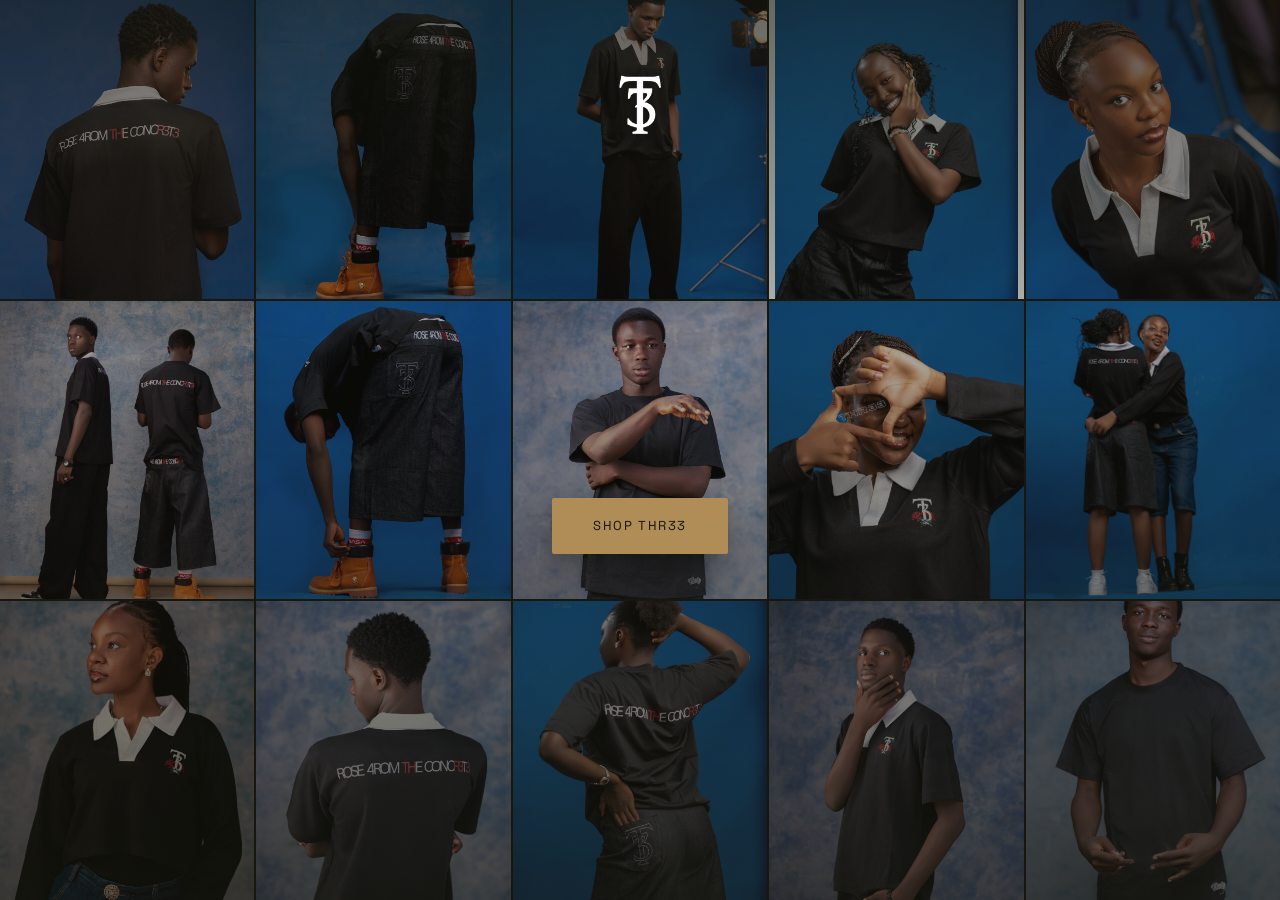
<file: index.html>
<!DOCTYPE html>
<html lang="en">
<head>
<meta charset="UTF-8" />
<meta name="viewport" content="width=device-width, initial-scale=1.0" />
<title>THR33</title>
  <link rel="icon" type="image/png" sizes="32x32" href="/assets/R4C-grid/R4C LOGO.PNG">
<meta name="description" content="THR33. Official store. Ships within Nigeria." />
<link rel="preconnect" href="https://fonts.googleapis.com">
<link rel="preconnect" href="https://fonts.gstatic.com" crossorigin>
<link href="https://fonts.googleapis.com/css2?family=Space+Grotesk:wght@500;600;700&display=swap" rel="stylesheet">
<link rel="stylesheet" href="style.css" />
</head>
<body class="landing-body">

<section class="landing">
  <!-- Photo grid background. To swap or add photos later: drop the file
       into /assets/landing-grid and update the src below — same pattern
       as everything else on this site, no other code needs to change. -->
  <div class="landing-grid">
    <div class="landing-grid-cell"><img src="assets/R4C-grid/grid-01.JPG" alt="" loading="eager" /></div>
    <div class="landing-grid-cell"><img src="assets/R4C-grid/grid-02.JPG" alt="" loading="eager" /></div>
    <div class="landing-grid-cell"><img src="assets/R4C-grid/grid-03.JPG" alt="" loading="eager" /></div>
    <div class="landing-grid-cell"><img src="assets/R4C-grid/grid-04.JPG" alt="" loading="lazy" /></div>
    <div class="landing-grid-cell"><img src="assets/R4C-grid/grid-05.JPG" alt="" loading="lazy" /></div>
    <div class="landing-grid-cell"><img src="assets/R4C-grid/grid-06.JPG" alt="" loading="lazy" /></div>
    <div class="landing-grid-cell"><img src="assets/R4C-grid/grid-07.JPG" alt="" loading="lazy" /></div>
    <div class="landing-grid-cell"><img src="assets/R4C-grid/grid-08.JPG" alt="" loading="lazy" /></div>
    <div class="landing-grid-cell"><img src="assets/R4C-grid/grid-09.JPG" alt="" loading="lazy" /></div>
    <div class="landing-grid-cell"><img src="assets/R4C-grid/grid-10.JPG" alt="" loading="lazy" /></div>
    <div class="landing-grid-cell"><img src="assets/R4C-grid/grid-11.JPG" alt="" loading="lazy" /></div>
    <div class="landing-grid-cell"><img src="assets/R4C-grid/grid-12.JPG" alt="" loading="lazy" /></div>
    <div class="landing-grid-cell"><img src="assets/R4C-grid/grid-13.JPG" alt="" loading="lazy" /></div>
    <div class="landing-grid-cell"><img src="assets/R4C-grid/grid-14.JPG" alt="" loading="lazy" /></div>
    <div class="landing-grid-cell"><img src="assets/R4C-grid/grid-15.JPG" alt="" loading="lazy" /></div>
  </div>
  <div class="landing-overlay"></div>

  <div class="landing-content">
    <img src="assets/logo-monogram.png" alt="THR33" class="landing-logo" />

    <div class="landing-cta-wrap">
      <a href="shop.html" class="btn btn-primary landing-shop-btn">Shop Thr33</a>
    </div>
  </div>
</section>

</body>
</html>
</file>
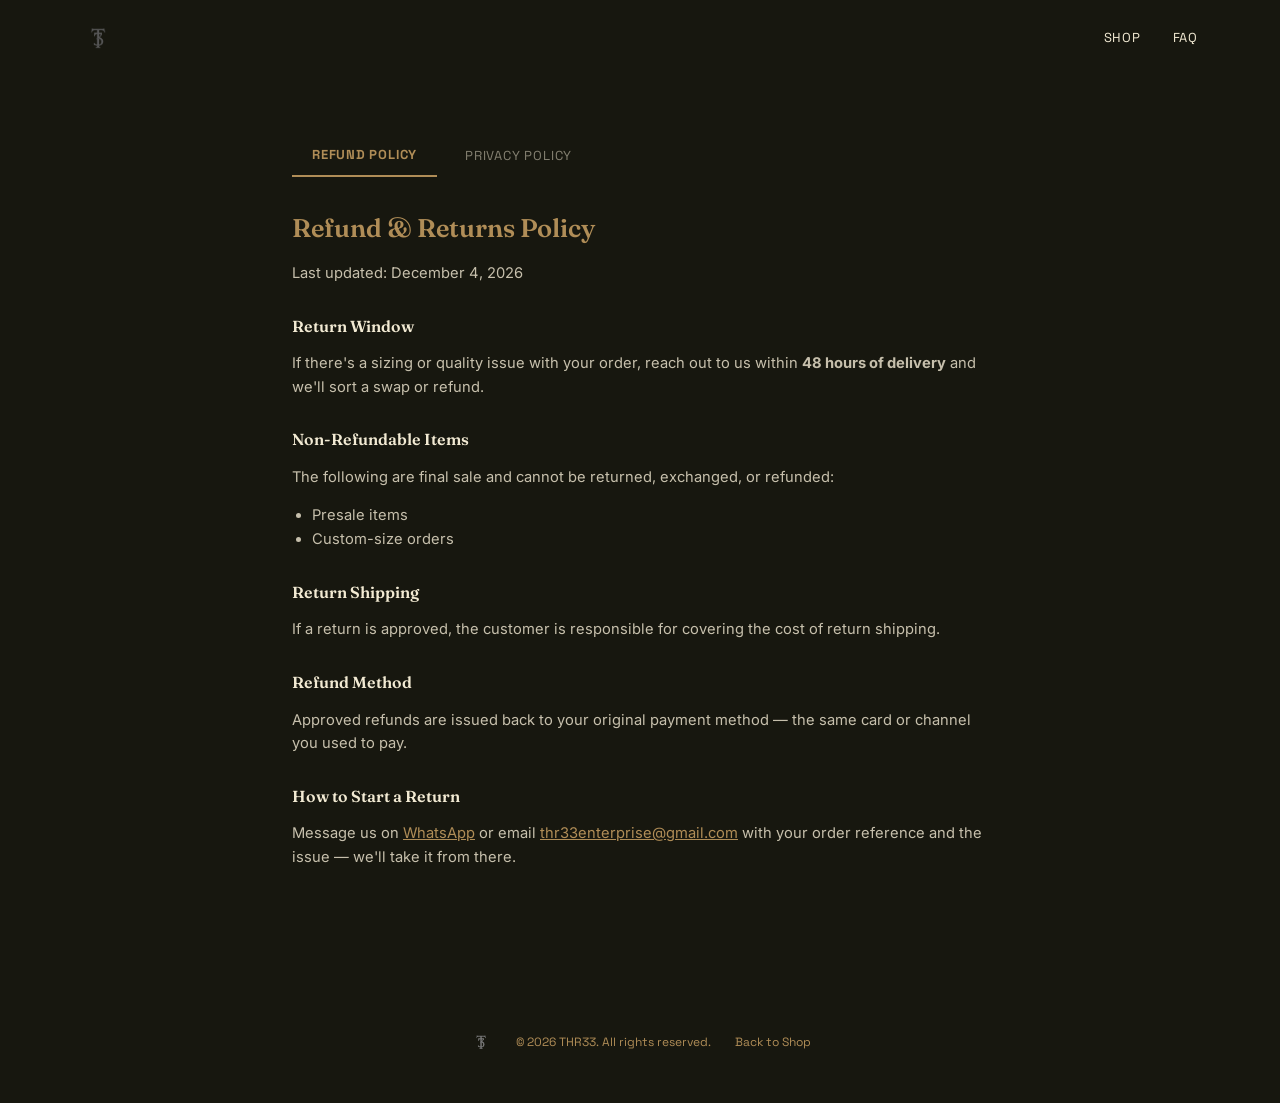
<file: policies.html>
<!DOCTYPE html>
<html lang="en">
<head>
<meta charset="UTF-8" />
<meta name="viewport" content="width=device-width, initial-scale=1.0" />
<link rel="icon" type="image/png" sizes="32x32" href="/assets/logo-monogram.png">
<title>THR33 — Privacy & Refund Policy</title>
<meta name="description" content="THR33 privacy policy and refund policy." />
<link rel="preconnect" href="https://fonts.googleapis.com">
<link rel="preconnect" href="https://fonts.gstatic.com" crossorigin>
<link href="https://fonts.googleapis.com/css2?family=Fraunces:ital,opsz,wght@0,9..144,300;0,9..144,500;0,9..144,600;0,9..144,700;1,9..144,500&family=Space+Grotesk:wght@400;500;600;700&family=Inter:wght@400;500;600&display=swap" rel="stylesheet">
<link rel="stylesheet" href="style.css" />
</head>
<body>

<header class="site-header">
  <div class="wrap header-inner">
    <a href="index.html" class="brand-mark" aria-label="THREE home">
      <img src="assets/logo-monogram.png" alt="" class="brand-mono" />
    </a>
    <nav class="main-nav">
      <a href="shop.html#shop">Shop</a>
      <a href="shop.html#faq">FAQ</a>
    </nav>
  </div>
</header>

<section class="policy-page">
  <div class="wrap">
    <div class="policy-tabs" role="tablist" aria-label="Policy sections">
      <button type="button" class="policy-tab active" id="tabRefund" role="tab" aria-selected="true">Refund Policy</button>
      <button type="button" class="policy-tab" id="tabPrivacy" role="tab" aria-selected="false">Privacy Policy</button>
    </div>

    <div class="policy-panel active" id="panelRefund" role="tabpanel">
      <h2>Refund &amp; Returns Policy</h2>
      <p class="policy-updated">Last updated: <span id="refundDate"></span></p>

      <h3>Return Window</h3>
      <p>If there's a sizing or quality issue with your order, reach out to us within <strong>48 hours of delivery</strong> and we'll sort a swap or refund.</p>

      <h3>Non-Refundable Items</h3>
      <p>The following are final sale and cannot be returned, exchanged, or refunded:</p>
      <ul>
        <li>Presale items</li>
        <li>Custom-size orders</li>
      </ul>

      <h3>Return Shipping</h3>
      <p>If a return is approved, the customer is responsible for covering the cost of return shipping.</p>

      <h3>Refund Method</h3>
      <p>Approved refunds are issued back to your original payment method — the same card or channel you used to pay.</p>

      <h3>How to Start a Return</h3>
      <p>Message us on <a href="https://wa.me/2347063467013" target="_blank" rel="noopener">WhatsApp</a> or email <a href="mailto:thr33enterprise@gmail.com">thr33enterprise@gmail.com</a> with your order reference and the issue — we'll take it from there.</p>
    </div>

    <div class="policy-panel" id="panelPrivacy" role="tabpanel">
      <h2>Privacy Policy</h2>
      <p class="policy-updated">Last updated: <span id="privacyDate"></span></p>

      <h3>What We Collect</h3>
      <p>When you place an order, we collect your name, email, phone number, and delivery address. This information is used <strong>solely to process and deliver your order</strong> — nothing more.</p>

      <h3>Payment Information</h3>
      <p>Payments are processed securely by <strong>Paystack</strong> (and Stripe, for international orders). THR33 never sees or stores your card details at any point — that information goes directly to our payment processors.</p>

      <h3>Email &amp; Newsletter</h3>
      <p>If you subscribe to THR33 TRIBE for early access and drop updates, your email is managed through <strong>Brevo</strong>, our email service provider. You can unsubscribe at any time via the link in any email we send.</p>

      <h3>Cookies</h3>
      <p>THR33 does not use tracking cookies.</p>

      <h3>Questions</h3>
      <p>If you have any questions about how your information is handled, reach out at <a href="mailto:thr33enterprise@gmail.com">thr33enterprise@gmail.com</a>.</p>
    </div>
  </div>
</section>

<footer class="site-footer">
  <div class="wrap footer-inner">
    <img src="assets/logo-monogram.png" alt="THREE" class="footer-mono" />
    <p>&copy; <span id="year"></span> THR33. All rights reserved.</p>
    <div class="footer-links">
      <a href="shop.html">Back to Shop</a>
    </div>
  </div>
</footer>

<script>
  document.getElementById("year").textContent = new Date().getFullYear();
  const todayStr = new Date().toLocaleDateString(undefined, { year: "numeric", month: "long", day: "numeric" });
  document.getElementById("refundDate").textContent = todayStr;
  document.getElementById("privacyDate").textContent = todayStr;

  const tabRefund = document.getElementById("tabRefund");
  const tabPrivacy = document.getElementById("tabPrivacy");
  const panelRefund = document.getElementById("panelRefund");
  const panelPrivacy = document.getElementById("panelPrivacy");

  function showTab(tab) {
    const showRefund = tab === "refund";
    tabRefund.classList.toggle("active", showRefund);
    tabPrivacy.classList.toggle("active", !showRefund);
    tabRefund.setAttribute("aria-selected", showRefund);
    tabPrivacy.setAttribute("aria-selected", !showRefund);
    panelRefund.classList.toggle("active", showRefund);
    panelPrivacy.classList.toggle("active", !showRefund);
  }

  tabRefund.addEventListener("click", () => showTab("refund"));
  tabPrivacy.addEventListener("click", () => showTab("privacy"));
</script>

</body>
</html>
</file>
<file: style.css>
/* ============================================
   THREE — Design tokens
   Palette (pulled from the $100 bill):
     --green-deep   : engraving green, primary
     --green-soft   : lighter bill-green, secondary surfaces
     --cream        : aged banknote paper
     --ink          : near-black, text
     --gold         : champagne seal / monogram metal
   Type:
     Display  — 'Fraunces' (engraved, ink-trap serif)
     Utility  — 'Space Grotesk' (serials, labels, prices)
     Body     — 'Inter'
   ============================================ */

:root {
  --green-deep: #3f4f34;
  --green-soft: #8b9574;
  --cream: #f2ead3;
  --ink: #17170f;
  --gold: #b08d57;
  --line: rgba(23, 23, 15, 0.14);

  --radius: 2px;
  --max: 1180px;
}

* { box-sizing: border-box; }

html { scroll-behavior: smooth; }

body {
  margin: 0;
  background: var(--ink);
  color: var(--cream);
  font-family: 'Inter', sans-serif;
  font-size: 16px;
  line-height: 1.5;
  -webkit-font-smoothing: antialiased;
}

@media (prefers-reduced-motion: reduce) {
  * { animation-duration: 0.001ms !important; transition-duration: 0.001ms !important; }
}

h1, h2, h3 {
  font-family: 'Fraunces', serif;
  font-weight: 600;
  margin: 0;
  color: var(--ink);
}

.ital { font-style: italic; font-weight: 500; }

.wrap {
  max-width: var(--max);
  margin: 0 auto;
  padding: 0 32px;
}

a { color: inherit; }

img { max-width: 100%; display: block; }

:focus-visible {
  outline: 2px solid var(--gold);
  outline-offset: 3px;
}

.eyebrow {
  font-family: 'Space Grotesk', sans-serif;
  font-size: 12px;
  letter-spacing: 0.1em;
  text-transform: uppercase;
  color: var(--green-deep);
  margin: 0 0 20px;
}

/* ---------- Ticker ---------- */
.ticker {
  background: var(--ink);
  color: var(--gold);
  overflow: hidden;
  white-space: nowrap;
  padding: 7px 0;
  font-family: 'Space Grotesk', sans-serif;
  font-size: 11px;
  letter-spacing: 0.12em;
  text-transform: uppercase;
}
.ticker-track {
  display: inline-flex;
  animation: ticker 32s linear infinite;
}
@keyframes ticker {
  from { transform: translateX(0); }
  to { transform: translateX(-50%); }
}

/* ---------- Header ---------- */
.site-header {
  position: sticky;
  top: 0;
  z-index: 40;
  background: var(--ink);
  border-bottom: 1px solid var(--line);
}
.header-inner {
  display: flex;
  align-items: center;
  justify-content: space-between;
  gap: 16px;
  height: 76px;
}
.brand-mark {
  display: flex;
  align-items: center;
  gap: 12px;
  text-decoration: none;
}
.brand-mono {
  height: 32px;
  width: auto;
  filter: sepia(1) saturate(0) brightness(0.35);
}
.main-nav {
  display: flex;
  gap: 32px;
  font-family: 'Space Grotesk', sans-serif;
  font-size: 13px;
  letter-spacing: 0.06em;
  text-transform: uppercase;
}
.main-nav a { text-decoration: none; position: relative; }
.main-nav a::after {
  content: "";
  position: absolute;
  left: 0; right: 0; bottom: -4px;
  height: 1px;
  background: var(--ink);
  transform: scaleX(0);
  transform-origin: left;
  transition: transform 0.25s ease;
}
.main-nav a:hover::after { transform: scaleX(1); }

.header-actions {
  display: flex;
  align-items: center;
  gap: 10px;
}
.currency-select {
  background: transparent;
  border: 1px solid var(--line);
  border-radius: var(--radius);
  color: var(--gold);
  padding: 9px 10px;
  font-family: 'Space Grotesk', sans-serif;
  font-size: 13px;
  cursor: pointer;
  appearance: none;
  -webkit-appearance: none;
}
.currency-select option {
  background: var(--ink);
  color: var(--cream);
}
.currency-btn {
  background: transparent;
  border: none;
  color: var(--gold);
  padding: 9px 11px;
  font-family: 'Space Grotesk', sans-serif;
  font-size: 13px;
  cursor: pointer;
}
.currency-btn.active {
  background: var(--gold);
  color: var(--ink);
  font-weight: 700;
}
.currency-note {
  font-size: 0.72rem;
  color: rgba(23,23,15,0.55);
  text-align: center;
  margin: -4px 0 0;
}
.track-order-btn {
  display: flex;
  align-items: center;
  gap: 6px;
  background: transparent;
  border: 1px solid var(--line);
  color: var(--gold);
  padding: 9px 12px;
  font-family: 'Space Grotesk', sans-serif;
  font-size: 12px;
  letter-spacing: 0.04em;
  text-transform: uppercase;
  cursor: pointer;
  border-radius: var(--radius);
  transition: border-color 0.2s ease, background 0.2s ease;
}
.track-order-btn:hover { border-color: var(--ink); }

.cart-btn {
  display: flex;
  align-items: center;
  gap: 8px;
  background: var(--ink);
  color: var(--cream);
  border: none;
  padding: 10px 16px;
  font-family: 'Space Grotesk', sans-serif;
  font-size: 12px;
  letter-spacing: 0.08em;
  text-transform: uppercase;
  cursor: pointer;
  border-radius: var(--radius);
}
.cart-count {
  background: var(--gold);
  color: var(--ink);
  min-width: 18px;
  height: 18px;
  border-radius: 50%;
  display: inline-flex;
  align-items: center;
  justify-content: center;
  font-size: 11px;
  font-weight: 600;
}

/* ---------- Buttons ---------- */
.btn {
  display: inline-flex;
  align-items: center;
  justify-content: center;
  gap: 8px;
  padding: 15px 28px;
  font-family: 'Space Grotesk', sans-serif;
  font-size: 13px;
  letter-spacing: 0.08em;
  text-transform: uppercase;
  text-decoration: none;
  border-radius: var(--radius);
  border: 1px solid transparent;
  cursor: pointer;
  transition: transform 0.15s ease, background 0.2s ease;
}
.btn-primary {
  background: var(--gold);
  color: var(--ink);
}
.btn-primary:hover { background: var(--green-deep); }
.btn-full { width: 100%; }
.btn:active { transform: scale(0.98); }
.btn[disabled] { opacity: 0.55; cursor: not-allowed; }

/* ---------- Shop / Product grid ---------- */
.shop { padding: 24px 0 72px; }
.shop-top { padding-top: 20px; }

.filter-bar {
  margin-bottom: 24px;
  overflow-x: auto;
}
.filter-row {
  display: flex;
  flex-wrap: wrap;
  gap: 8px;
  margin-bottom: 10px;
}
.filter-pill {
  font-family: 'Space Grotesk', sans-serif;
  font-size: 12px;
  letter-spacing: 0.04em;
  text-transform: uppercase;
  padding: 8px 14px;
  border: 1px solid var(--line);
  background: transparent;
  border-radius: 999px;
  cursor: pointer;
  color: var(--gold);
  white-space: nowrap;
  transition: background 0.2s ease, color 0.2s ease;
}
.filter-pill:hover:not(.disabled) {
  border-color: var(--ink);
}
.filter-pill.active {
  background: var(--ink);
  color: var(--cream);
  border-color: var(--ink);
}
.filter-pill.disabled {
  opacity: 0.4;
  cursor: not-allowed;
}
.filter-pill .soon {
  font-size: 9px;
  opacity: 0.8;
}

.grid-empty {
  grid-column: 1 / -1;
  text-align: center;
  padding: 64px 16px;
  color: rgba(23,23,15,0.55);
  font-family: 'Space Grotesk', sans-serif;
  font-size: 0.9rem;
}

.product-grid {
  display: grid;
  grid-template-columns: repeat(auto-fill, minmax(240px, 1fr));
  gap: 32px;
}

.product-card {
  position: relative;
}
.product-flip {
  position: relative;
  aspect-ratio: 4 / 5;
  overflow: hidden;
  border-radius: 0;
  border: none;
  background: transparent;
  cursor: pointer;
}
.product-flip img {
  position: absolute;
  inset: 0;
  width: 100%;
  height: 100%;
  object-fit: cover;
  transition: opacity 0.35s ease, transform 0.5s ease;
}
.product-flip .img-front { opacity: 1; transform: scale(1); z-index: 2; }
.product-flip .img-back { opacity: 0; transform: scale(1.04); z-index: 1; }
.product-card:hover .img-front { opacity: 0; }
.product-card:hover .img-back { opacity: 1; }

.stock-badge {
  position: absolute;
  top: 12px;
  right: 12px;
  z-index: 3;
  font-family: 'Space Grotesk', sans-serif;
  font-size: 10px;
  letter-spacing: 0.06em;
  text-transform: uppercase;
  padding: 4px 8px;
  border-radius: var(--radius);
}
.stock-badge.low {
  background: rgba(176, 141, 87, 0.92);
  color: var(--cream);
}
.stock-badge.sold-out {
  background: rgba(23,23,15,0.85);
  color: var(--cream);
}
.product-card.is-sold-out .product-flip {
  opacity: 0.55;
}
.badge-stack {
  position: absolute;
  top: 12px;
  left: 12px;
  z-index: 3;
  display: flex;
  flex-direction: column;
  gap: 4px;
  align-items: flex-start;
}
.featured-badge {
  background: rgba(242,234,211,0.92);
  color: var(--ink);
  font-family: 'Space Grotesk', sans-serif;
  font-size: 10px;
  letter-spacing: 0.06em;
  text-transform: uppercase;
  font-weight: 600;
  padding: 4px 8px;
  border-radius: var(--radius);
  border: 1px solid var(--gold);
}

.product-info {
  margin-top: 12px;
  cursor: pointer;
  text-align: center;
}
.product-name {
  font-family: 'Fraunces', serif;
  font-size: 0.82rem;
  font-weight: 500;
  margin: 0 0 4px;
  line-height: 1.35;
}
.price-discount-row {
  display: flex;
  align-items: center;
  justify-content: center;
  gap: 8px;
  margin-top: 4px;
}
.price-was {
  font-family: 'Space Grotesk', sans-serif;
  font-size: 0.8rem;
  color: var(--gold);
  text-decoration: line-through;
}
.price-discount {
  font-family: 'Space Grotesk', sans-serif;
  font-size: 0.7rem;
  font-weight: 700;
  letter-spacing: 0.04em;
  background: var(--gold);
  color: var(--ink);
  padding: 2px 7px;
  border-radius: 999px;
}
.color-swatches {
  display: flex;
  flex-wrap: wrap;
  gap: 8px;
  margin-top: 10px;
}
.swatch {
  width: 22px;
  height: 22px;
  border-radius: 50%;
  border: 1px solid var(--line);
  cursor: pointer;
  padding: 0;
  box-shadow: 0 0 0 1px transparent;
  transition: box-shadow 0.15s ease;
}
.swatch.selected {
  box-shadow: 0 0 0 2px var(--cream), 0 0 0 3px var(--ink);
}
.product-price {
  font-family: 'Space Grotesk', sans-serif;
  font-weight: 600;
  font-size: 0.85rem;
  white-space: nowrap;
}

.product-sizes-row {
  display: flex;
  align-items: center;
  justify-content: space-between;
  flex-wrap: wrap;
  gap: 8px;
  margin-top: 12px;
}
.product-sizes {
  display: flex;
  flex-wrap: wrap;
  gap: 6px;
}
.size-guide-link {
  background: none;
  border: none;
  padding: 0;
  font-family: 'Space Grotesk', sans-serif;
  font-size: 11px;
  letter-spacing: 0.03em;
  text-decoration: underline;
  color: var(--gold);
  cursor: pointer;
  white-space: nowrap;
}
.size-guide-link:hover { color: var(--cream); }

.size-guide-link:hover { color: var(--ink); }
.delivery-note {
  font-size: 0.75rem;
  color: rgba(23,23,15,0.55);
  margin: 10px 0 0;
}
.size-btn {
  border: 1px solid var(--line);
  background: transparent;
  color: var(--cream);
  padding: 6px 10px;
  font-family: 'Space Grotesk', sans-serif;
  font-size: 12px;
  cursor: pointer;
  border-radius: var(--radius);
}
.size-btn.selected {
  background: var(--gold);
  color: var(--ink);
  border-color: var(--gold);
  font-weight: 700;
}
/* ---------- About ---------- */
/*
.about { padding: 96px 0; background: var(--green-deep); color: var(--cream); }
.about-inner {
  display: grid;
  grid-template-columns: 1.2fr 0.8fr;
  gap: 64px;
  align-items: center;
}
.about h2 { color: var(--cream); font-size: clamp(1.8rem, 3.4vw, 2.6rem); margin: 12px 0 20px; }
.about .eyebrow { color: var(--gold); }
.about p { color: rgba(242,234,211,0.82); max-width: 46ch; }
.about-figure {
  background: rgba(242,234,211,0.08);
  border: 1px solid rgba(242,234,211,0.2);
  padding: 48px;
  display: flex;
  align-items: center;
  justify-content: center;
}
.about-figure img { filter: invert(1) brightness(1.6); opacity: 0.9; max-width: 200px; }
*/

/* ---------- FAQ ---------- */
.faq { padding: 96px 0; max-width: 720px; margin: 0 auto; }
.faq h2 { margin-bottom: 32px; }
.faq details {
  border-top: 1px solid var(--line);
  padding: 18px 0;
}
.faq details:last-of-type { border-bottom: 1px solid var(--line); }
.faq summary {
  cursor: pointer;
  font-family: 'Space Grotesk', sans-serif;
  font-weight: 600;
  font-size: 0.95rem;
}
.faq p { margin: 12px 0 0; color: var(--gold); }

/* ---------- Footer ---------- */
.site-footer { border-top: 1px solid var(--line); padding: 40px 0; }
.footer-inner {
  display: flex;
  flex-wrap: wrap;
  align-items: center;
  justify-content: center;
  gap: 12px 24px;
  font-family: 'Space Grotesk', sans-serif;
  font-size: 12px;
  color: var(--gold);
  text-align: center;
}
.footer-mono { height: 22px; filter: sepia(1) saturate(0) brightness(0.5); }
.footer-inner a { text-decoration: none; }
.footer-links {
  display: flex;
  flex-wrap: wrap;
  align-items: center;
  justify-content: center;
  gap: 8px 20px;
}
.footer-links a,
.footer-links button {
  position: relative;
}
.footer-links a:not(:last-child)::after,
.footer-links button:not(:last-child)::after {
  content: "•";
  position: absolute;
  right: -14px;
  color: rgba(176,141,87,0.4);
}
.footer-link-btn {
  background: none;
  border: none;
  padding: 0;
  font-family: 'Space Grotesk', sans-serif;
  font-size: 12px;
  color: var(--gold);
  text-decoration: underline;
  cursor: pointer;
}
.footer-link-btn:hover { color: var(--ink); }

/* ---------- Cart drawer ---------- */
.cart-overlay, .modal-overlay {
  position: fixed; inset: 0;
  background: rgba(23,23,15,0.45);
  opacity: 0; visibility: hidden;
  transition: opacity 0.25s ease;
  z-index: 50;
}
.modal-overlay {
  display: flex;
  align-items: center;
  justify-content: center;
  padding: 16px;
}
.cart-overlay.open, .modal-overlay.open { opacity: 1; visibility: visible; }

.cart-drawer {
  position: fixed;
  top: 0; right: 0;
  height: 100%;
  width: min(420px, 92vw);
  background: var(--cream);
  z-index: 60;
  display: flex;
  flex-direction: column;
  transform: translateX(100%);
  transition: transform 0.3s ease;
  box-shadow: -8px 0 24px rgba(0,0,0,0.15);
}
.cart-drawer.open { transform: translateX(0); }

.cart-head {
  display: flex; justify-content: space-between; align-items: center;
  padding: 24px; border-bottom: 1px solid var(--line);
}
.cart-head button {
  background: none; border: none; font-size: 24px; cursor: pointer; line-height: 1;
}
.cart-items { flex: 1; overflow-y: auto; padding: 16px 24px; }
.cart-item {
  display: grid;
  grid-template-columns: 64px 1fr auto;
  gap: 14px;
  padding: 16px 0;
  border-bottom: 1px solid var(--line);
  align-items: center;
}
.cart-item img { width: 64px; height: 80px; object-fit: cover; border-radius: var(--radius); }
.cart-item-name { font-weight: 600; font-size: 0.9rem; }
.cart-item-meta { font-size: 0.78rem; color: rgba(23,23,15,0.6); margin-top: 2px; }
.cart-item-remove {
  background: none; border: none; text-decoration: underline;
  font-size: 0.75rem; cursor: pointer; color: rgba(23,23,15,0.6); padding: 0;
}
.cart-item-qty {
  display: flex; align-items: center; gap: 8px; margin-top: 6px; font-size: 0.8rem;
}
.qty-btn {
  width: 22px; height: 22px; border: 1px solid var(--line); background: none;
  cursor: pointer; border-radius: var(--radius); line-height: 1;
}
.cart-empty { text-align: center; color: rgba(23,23,15,0.5); padding: 48px 0; font-size: 0.9rem; }

.cart-summary { padding: 20px 24px 28px; border-top: 1px solid var(--line); }
.cart-total-row {
  display: flex; justify-content: space-between; margin-bottom: 16px;
  font-family: 'Space Grotesk', sans-serif; font-weight: 600;
}

/* ---------- Checkout modal ---------- */
.modal {
  background: var(--cream);
  width: min(480px, 100%);
  max-height: 100%;
  overflow-y: auto;
  padding: 32px;
  border-radius: var(--radius);
  z-index: 61;
  position: relative;
}
.modal-overlay .modal { display: none; }
.modal-overlay.open .modal { display: block; }
.modal-close {
  position: absolute; top: 16px; right: 16px;
  background: none; border: none; font-size: 22px; cursor: pointer;
  z-index: 5;
}
.modal h3 { margin-bottom: 6px; }
.modal-sub { color: rgba(23,23,15,0.6); font-size: 0.85rem; margin: 0 0 24px; }

#checkoutForm { display: flex; flex-direction: column; gap: 16px; }
#checkoutForm label {
  display: flex; flex-direction: column; gap: 6px;
  font-size: 0.82rem; font-weight: 600;
}
#checkoutForm input, #checkoutForm textarea, #checkoutForm select {
  font-family: 'Inter', sans-serif;
  font-size: 0.95rem;
  padding: 11px 12px;
  border: 1px solid var(--line);
  border-radius: var(--radius);
  background: #fff;
  font-weight: 400;
}
.form-row { display: grid; grid-template-columns: 1fr 1fr; gap: 12px; }

.checkout-summary-lines {
  border-top: 1px solid var(--line);
  padding-top: 12px;
}
.summary-line {
  display: flex;
  justify-content: space-between;
  font-size: 0.85rem;
  color: rgba(23,23,15,0.65);
  margin-bottom: 6px;
}
.checkout-total {
  display: flex; justify-content: space-between; align-items: baseline;
  border-top: 1px solid var(--line); padding-top: 16px; margin-top: 4px;
  font-family: 'Space Grotesk', sans-serif;
}
.checkout-total strong { font-size: 1.2rem; }
.secure-note { font-size: 0.75rem; color: rgba(23,23,15,0.55); text-align: center; margin: 4px 0 0; }

/* ---------- Size guide ---------- */
.size-table {
  width: 100%;
  border-collapse: collapse;
  margin-top: 8px;
  font-family: 'Space Grotesk', sans-serif;
  font-size: 0.85rem;
}
.size-table th, .size-table td {
  padding: 10px 8px;
  text-align: center;
  border-bottom: 1px solid var(--line);
}
.size-table th:first-child, .size-table td:first-child {
  text-align: left;
  color: rgba(23,23,15,0.6);
  font-weight: 400;
}
.size-table th { font-weight: 600; }
.size-note {
  font-size: 0.78rem;
  color: rgba(23,23,15,0.55);
  margin-top: 14px;
}

/* ---------- Track order ---------- */
#trackOrderForm { display: flex; flex-direction: column; gap: 14px; }
#trackOrderForm input {
  font-family: 'Inter', sans-serif;
  font-size: 0.95rem;
  padding: 11px 12px;
  border: 1px solid var(--line);
  border-radius: var(--radius);
  background: #fff;
}
.track-result {
  margin-top: 18px;
  padding: 14px;
  border-radius: var(--radius);
  font-size: 0.88rem;
}
.track-confirmed { background: rgba(63,79,52,0.08); }
.track-confirmed ul { margin: 8px 0; padding-left: 18px; }
.track-meta { color: rgba(23,23,15,0.6); margin-top: 8px; font-size: 0.8rem; }
.track-pending, .track-not-found {
  background: rgba(176,141,87,0.12);
  color: rgba(23,23,15,0.8);
}

/* ---------- WhatsApp floating button ---------- */
.whatsapp-fab {
  position: fixed;
  bottom: 24px;
  right: 24px;
  width: 52px;
  height: 52px;
  border-radius: 50%;
  background: #25D366;
  color: #fff;
  display: flex;
  align-items: center;
  justify-content: center;
  box-shadow: 0 8px 20px rgba(0,0,0,0.25);
  z-index: 45;
  transition: transform 0.2s ease;
}
.whatsapp-fab:hover { transform: scale(1.08); }

/* ---------- Product Detail modal ---------- */
.quick-add-modal { padding: 0; overflow: hidden; max-height: 100%; }
.modal-overlay.open .quick-add-modal {
  display: flex;
  flex-direction: column;
}
.quick-add-modal .modal-close {
  background: rgba(242,234,211,0.9);
  border-radius: 50%;
  width: 32px; height: 32px;
  top: 12px; right: 12px;
}
#quickAddBody {
  display: flex;
  flex-direction: column;
  overflow-y: auto;
  min-height: 0;
  flex: 1 1 auto;
}

/* Gallery */
.pd-gallery {
  position: relative;
  width: 100%;
  aspect-ratio: 4 / 5;
  overflow: hidden;
  background: transparent;
  flex-shrink: 0;
}
.pd-gallery-track {
  display: flex;
  height: 100%;
  transition: transform 0.3s ease;
}
.pd-gallery-track img {
  flex: 0 0 100%;
  width: 100%;
  height: 100%;
  object-fit: cover;
}
.pd-arrow {
  position: absolute;
  top: 50%;
  transform: translateY(-50%);
  background: rgba(242,234,211,0.9);
  border: none;
  width: 34px;
  height: 34px;
  border-radius: 50%;
  font-size: 20px;
  line-height: 1;
  cursor: pointer;
  color: var(--ink);
  display: flex;
  align-items: center;
  justify-content: center;
}
.pd-arrow.prev { left: 10px; }
.pd-arrow.next { right: 10px; }
.pd-dots {
  display: flex;
  justify-content: center;
  gap: 6px;
  padding: 12px 0 4px;
  flex-shrink: 0;
}
.pd-dot {
  width: 6px;
  height: 6px;
  border-radius: 50%;
  background: var(--line);
  transition: background 0.2s ease, width 0.2s ease;
  cursor: pointer;
}
.pd-dot.active {
  background: var(--ink);
  width: 16px;
  border-radius: 3px;
}

.pd-details { padding: 12px 24px 0; }
.qa-name {
  font-family: 'Fraunces', serif;
  font-size: 1.2rem;
  font-weight: 600;
  margin: 4px 0 0;
}
.qa-price {
  font-family: 'Space Grotesk', sans-serif;
  font-weight: 600;
  margin: 4px 0 0;
}
.qa-desc {
  font-size: 0.85rem;
  color: rgba(23,23,15,0.6);
  margin: 8px 0 0;
}

.qa-stock {
  font-family: 'Space Grotesk', sans-serif;
  font-size: 0.78rem;
  color: var(--gold);
  margin: 10px 0 0;
}
.qa-stock-out {
  color: #ef4444;
}

.pd-sticky-add {
  background: var(--cream);
  border-top: 1px solid var(--line);
  padding: 14px 24px;
  flex-shrink: 0;
}

/* ---------- Nav / footer / cart track-order links ---------- */
.nav-link-btn {
  background: none;
  border: none;
  padding: 0;
  font-family: 'Space Grotesk', sans-serif;
  font-size: 13px;
  letter-spacing: 0.06em;
  text-transform: uppercase;
  color: var(--ink);
  cursor: pointer;
  position: relative;
}
.cart-track-link {
  display: block;
  width: 100%;
  text-align: center;
  background: none;
  border: none;
  border-top: 1px solid var(--line);
  padding: 14px 0 0;
  margin-top: 14px;
  font-family: 'Space Grotesk', sans-serif;
  font-size: 12px;
  text-decoration: underline;
  color: rgba(23,23,15,0.6);
  cursor: pointer;
}
.cart-track-link:hover { color: var(--ink); }

/* ---------- Loyalty progress ---------- */
.loyalty-progress {
  font-size: 0.82rem;
  background: rgba(176,141,87,0.12);
  border: 1px solid rgba(176,141,87,0.35);
  border-radius: var(--radius);
  padding: 10px 12px;
  margin: -6px 0 0;
  min-height: 0;
}
.loyalty-progress:empty { display: none; }

/* ---------- Toast ---------- */
.toast {
  position: fixed;
  bottom: 24px; left: 50%;
  transform: translateX(-50%) translateY(20px);
  background: var(--ink); color: var(--cream);
  padding: 14px 22px;
  font-family: 'Space Grotesk', sans-serif;
  font-size: 13px;
  border-radius: var(--radius);
  opacity: 0; pointer-events: none;
  transition: opacity 0.25s ease, transform 0.25s ease;
  z-index: 80;
}
.toast.show { opacity: 1; transform: translateX(-50%) translateY(0); }

/* ---------- Responsive ---------- */
@media (max-width: 860px) {
  .about-inner { grid-template-columns: 1fr; }
  .main-nav { display: none; }
}
@media (max-width: 560px) {
  .wrap { padding: 0 20px; }
  .form-row { grid-template-columns: 1fr; }
  .product-grid {
    grid-template-columns: repeat(2, 1fr);
    gap: 14px;
  }
  .whatsapp-fab { width: 46px; height: 46px; bottom: 18px; right: 18px; }
  .track-order-label { display: none; }
  .track-order-btn { padding: 9px; }
  .header-inner { height: 68px; }
}

/* ---------- Landing page ---------- */
.landing-body {
  margin: 0;
  background: var(--ink);
}
.landing {
  position: relative;
  width: 100%;
  height: 100dvh;
  min-height: 100vh;
  overflow: hidden;
}
.landing-grid {
  position: absolute;
  inset: 0;
  z-index: 0;
  display: grid;
  grid-template-columns: repeat(5, 1fr);
  grid-template-rows: repeat(3, 1fr);
  gap: 2px;
  background: var(--ink);
}
.landing-grid-cell {
  overflow: hidden;
  background: var(--ink);
}
.landing-grid-cell img {
  width: 100%;
  height: 100%;
  object-fit: cover;
  display: block;
  filter: grayscale(0.15);
}
.landing-overlay {
  position: absolute;
  inset: 0;
  background: linear-gradient(
    180deg,
    rgba(23,23,15,0.65) 0%,
    rgba(23,23,15,0.35) 35%,
    rgba(23,23,15,0.7) 100%
  );
  z-index: 1;
}
.landing-content {
  position: absolute;
  inset: 0;
  z-index: 2;
  display: flex;
  flex-direction: column;
  align-items: center;
}
.landing-logo {
  margin-top: 56px;
  width: 96px;
  height: auto;
  filter: brightness(0) invert(1) drop-shadow(0 2px 10px rgba(0,0,0,0.35));
}
.landing-cta-wrap {
  flex: 1;
  display: flex;
  align-items: center;
  justify-content: center;
}
.landing-shop-btn {
  padding: 17px 40px;
  font-size: 13px;
  letter-spacing: 0.12em;
  box-shadow: 0 10px 30px rgba(0,0,0,0.35);
}
@media (max-width: 560px) {
  .landing-logo { width: 76px; margin-top: 40px; }
  .landing-shop-btn { padding: 16px 34px; }
  .landing-grid {
    grid-template-columns: repeat(3, 1fr);
    grid-template-rows: repeat(5, 1fr);
  }
}
/* ============================================
   IMAGE FIX & COMING SOON BLUR STYLES
   ============================================ */

/* 1. Prevent image cropping across product cards */
.product-flip img {
  object-fit: contain !important; /* Ensures the entire clothing item is shown */
  object-position: center;
  background-color: transparent;  /* Keeps your section canvas background */
}

/* Fix product cards container height to fit full images nicely */
.product-flip {
  aspect-ratio: 1 / 1; /* Adjusts aspect ratio so wide/boxy items fit cleanly */
}

/* 2. Coming Soon Blur Effect */
/* Apply blur effect to cards tagged with coming-soon classes */
.product-card.coming-soon .product-flip img,
.product-card[data-status="coming-soon"] .product-flip img {
  filter: blur(6px);
  opacity: 0.75;
}

/* Prevent hover effect on Coming Soon items */
.product-card.coming-soon:hover .img-front,
.product-card[data-status="coming-soon"]:hover .img-front {
  opacity: 1 !important;
}

.product-card.coming-soon:hover .img-back,
.product-card[data-status="coming-soon"]:hover .img-back {
  opacity: 0 !important;
}

/* Keep badges completely sharp above the blurred image */
.stock-badge, 
.badge-stack, 
.featured-badge {
  filter: none !important;
  z-index: 10 !important;
}

/* ============================================
   PRODUCT DETAIL MODAL FIXES
   ============================================ */

/* 1. Set background to match dark shop page */
.modal,
.quick-add-modal,
.pd-sticky-add {
  background: var(--ink) !important;
  color: var(--cream) !important;
  border-color: var(--line) !important;
}

/* Fix close button background & icon color on dark theme */
.quick-add-modal .modal-close {
  background: var(--gold) !important;
  color: var(--ink) !important;
}

/* 2. Contain gallery image scaling so it fits screen height */
.pd-gallery {
  aspect-ratio: 1 / 1 !important; /* Square frame keeps modal compact */
  max-height: 45vh;               /* Limits modal height on desktop & mobile */
  background: transparent !important;
}

.pd-gallery-track img {
  object-fit: contain !important; /* Shows full garment without cropping */
  padding: 12px;
}

/* 3. Text & controls contrast updates inside modal */
.qa-name, 
.qa-price {
  color: var(--cream) !important;
}

.qa-desc {
  color: var(--gold) !important;
}

.pd-arrow {
  background: var(--gold) !important;
  color: var(--ink) !important;
}

/* ============================================
   COMING SOON BLUR CONTROL
   ============================================ */

/* 1. Blur ONLY cards with explicit coming soon status */
.product-card.coming-soon .product-flip img,
.product-card[data-status="coming-soon"] .product-flip img {
  filter: blur(6px) opacity(0.75) !important;
}

/* 2. Freeze image flip hover on Coming Soon cards */
.product-card.coming-soon:hover .img-front,
.product-card[data-status="coming-soon"]:hover .img-front {
  opacity: 1 !important;
}
.product-card.coming-soon:hover .img-back,
.product-card[data-status="coming-soon"]:hover .img-back {
  opacity: 0 !important;
}

/* 3. Ensure LIVE products stay 100% sharp */
.product-card:not(.coming-soon):not([data-status="coming-soon"]) .product-flip img {
  filter: none !important;
}
.modal h3 { color: var(--gold) !important; }
.modal-sub { color: var(--gold) !important; }
.summary-line { color: var(--gold) !important; }
.checkout-total { color: var(--cream) !important; }
.secure-note { color: var(--gold) !important; }
.size-note { color: var(--gold) !important; }
.size-table th, .size-table td { color: var(--cream) !important; }

/* ---------- Subscribe modal / result text ---------- */
.subscribe-result {
  font-size: 0.82rem;
  color: var(--gold);
  margin-top: 10px;
  min-height: 0;
}

/* ---------- Drop Mode lock screen ---------- */
.drop-lock {
  position: fixed; inset: 0; z-index: 100;
  background: var(--ink);
  color: var(--cream);
  display: flex; align-items: center; justify-content: center;
  padding: 24px;
  overflow-y: auto;
}
.drop-lock.hidden { display: none; }
.drop-lock-inner { max-width: 420px; width: 100%; text-align: center; }
.drop-lock-logo { width: 64px; margin: 0 auto 24px; filter: brightness(0) invert(1); }
.drop-lock-title { font-family: 'Fraunces', serif; color: var(--cream); margin-bottom: 16px; }
.drop-countdown { display: flex; justify-content: center; gap: 16px; margin-bottom: 28px; }
.drop-countdown div { display: flex; flex-direction: column; align-items: center; }
.drop-countdown span { font-family: 'Space Grotesk', sans-serif; font-size: 1.8rem; font-weight: 700; color: var(--gold); }
.drop-countdown label { font-size: 0.65rem; text-transform: uppercase; letter-spacing: 0.08em; color: rgba(242,234,211,0.6); margin-top: 4px; }
.drop-lock-copy { font-size: 0.85rem; color: rgba(242,234,211,0.8); margin-bottom: 16px; }
.drop-lock-form { display: flex; gap: 8px; }
.drop-lock-form input {
  flex: 1;
  padding: 11px 12px;
  border: 1px solid var(--line);
  border-radius: var(--radius);
  background: var(--cream);
  color: var(--ink);
  font-family: 'Inter', sans-serif;
}
.drop-lock-divider {
  margin: 24px 0;
  color: rgba(242,234,211,0.4);
  font-size: 0.8rem;
  text-transform: uppercase;
  letter-spacing: 0.1em;
}
/* ---------- Policy page ---------- */
.policy-page { padding: 56px 0 96px; max-width: 760px; margin: 0 auto; }
.policy-tabs {
  display: flex;
  gap: 8px;
  border-bottom: 1px solid var(--line);
  margin-bottom: 32px;
}
.policy-tab {
  background: none;
  border: none;
  padding: 12px 20px;
  font-family: 'Space Grotesk', sans-serif;
  font-size: 13px;
  letter-spacing: 0.06em;
  text-transform: uppercase;
  color: rgba(242,234,211,0.5);
  cursor: pointer;
  position: relative;
  top: 1px;
}
.policy-tab.active {
  color: var(--gold);
  border-bottom: 2px solid var(--gold);
  font-weight: 700;
}
.policy-panel {
  display: none;
  opacity: 0;
  transform: translateY(6px);
  transition: opacity 0.25s ease, transform 0.25s ease;
}
.policy-panel.active {
  display: block;
  opacity: 1;
  transform: translateY(0);
}
.policy-panel h2 {
  color: var(--gold);
  font-size: 1.6rem;
  margin-bottom: 4px;
}
.policy-updated {
  font-size: 0.78rem;
  color: rgba(242,234,211,0.5);
  margin-bottom: 28px;
}
.policy-panel h3 {
  color: var(--cream);
  font-size: 1rem;
  margin: 28px 0 8px;
}
.policy-panel p, .policy-panel li {
  color: rgba(242,234,211,0.8);
  font-size: 0.92rem;
  line-height: 1.6;
}
.policy-panel ul { padding-left: 20px; margin: 8px 0; }
.policy-panel a { color: var(--gold); text-decoration: underline; }

/* ---------- Presale Countdown Bar ---------- */
.presale-bar {
  background: var(--ink);
  border-bottom: 1px solid var(--line);
  padding: 14px 0;
}
.presale-bar.hidden { display: none; }
.presale-bar-inner {
  display: flex;
  align-items: center;
  justify-content: center;
  gap: 20px;
  flex-wrap: wrap;
}
.presale-label {
  font-family: 'Space Grotesk', sans-serif;
  font-size: 15px;
  letter-spacing: 0.1em;
  text-transform: uppercase;
  color: var(--gold);
  font-weight: 700;
}
.presale-countdown {
  display: flex;
  gap: 14px;
}
.presale-countdown div {
  display: flex;
  flex-direction: column;
  align-items: center;
  min-width: 46px;
}
.presale-countdown span {
  font-family: 'Space Grotesk', sans-serif;
  font-size: 1.6rem;
  font-weight: 700;
  color: var(--gold);
  line-height: 1;
}
.presale-countdown label {
  font-size: 0.6rem;
  text-transform: uppercase;
  letter-spacing: 0.08em;
  color: rgba(176,141,87,0.6);
  margin-top: 2px;
}
@media (max-width: 560px) {
  .presale-label { font-size: 12px; }
  .presale-countdown span { font-size: 1.3rem; }
  .presale-bar-inner { gap: 12px; }
}
</file>
